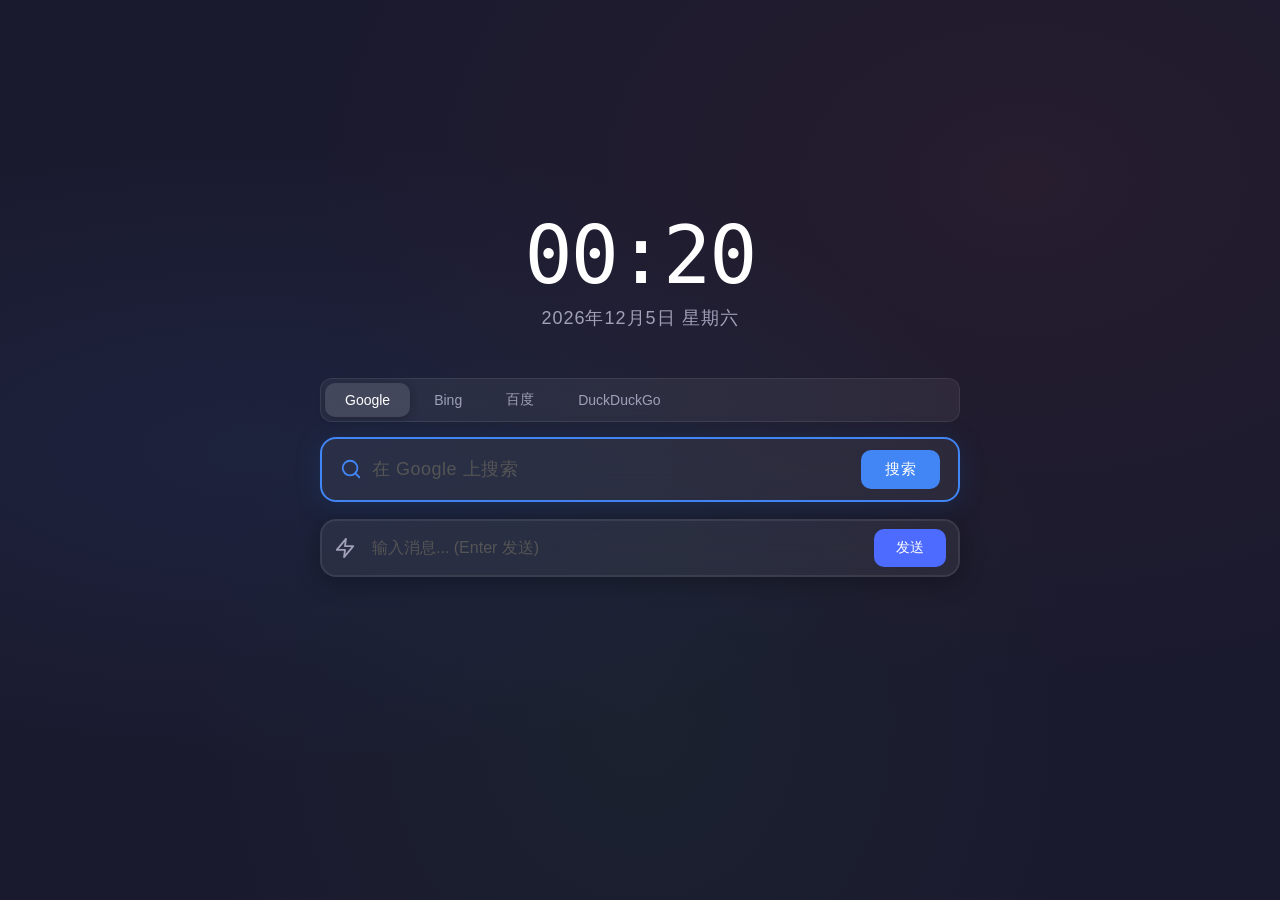
<file: index.html>
<!DOCTYPE html>
<html lang="zh-CN">
<head>
  <meta charset="UTF-8">
  <meta name="viewport" content="width=device-width, initial-scale=1.0">
  <title>WW</title>
  <link rel="icon" href="static/图标.png" type="image/x-icon">
  <link rel="stylesheet" href="css/style.css">
</head>
<body>

  <!-- 主内容区域 -->
  <div class="main-content">
    <!-- 居中内容组 -->
    <div class="center-group">
      <!-- 时钟 -->
      <div class="clock-section">
      <div class="time" id="time">00:00</div>
      <div class="date" id="date">2026年1月1日 星期四</div>
    </div>

    <!-- 搜索区域 -->
    <div class="search-container">
      <!-- 搜索引擎切换 -->
      <div class="engine-tabs">
        <button class="engine-tab active" data-engine="google">Google</button>
        <button class="engine-tab" data-engine="bing">Bing</button>
        <button class="engine-tab" data-engine="baidu">百度</button>
        <button class="engine-tab" data-engine="duckduckgo">DuckDuckGo</button>
      </div>

      <!-- 搜索框 -->
      <div style="position: relative;">
        <div class="search-wrapper">
          <div class="search-inner">
            <svg class="search-icon" viewBox="0 0 24 24" fill="none" stroke="currentColor" stroke-width="2" stroke-linecap="round" stroke-linejoin="round">
              <circle cx="11" cy="11" r="8"/>
              <path d="m21 21-4.35-4.35"/>
            </svg>
            <input
              type="text"
              id="search-input"
              placeholder="在 Google 上搜索"
              autofocus
              autocomplete="off"
            >
            <div class="search-actions">
              <button class="clear-btn" id="clear-btn" title="清空">✕</button>
              <button class="search-btn" id="search-btn">搜索</button>
            </div>
          </div>
        </div>

        <!-- 搜索建议 -->
        <div class="suggestions" id="suggestions"></div>
      </div>
    </div>

    <!-- AI 输入框（搜索框下方） -->
    <div class="chat-input-container">
      <div class="chat-input-area">
        <svg class="chat-icon" viewBox="0 0 24 24" fill="none" stroke="currentColor" stroke-width="2" stroke-linecap="round" stroke-linejoin="round">
          <polygon points="13 2 3 14 12 14 11 22 21 10 12 10 13 2"/>
        </svg>
        <input
          type="text"
          id="chat-input"
          placeholder="输入消息... (Enter 发送)"
          autocomplete="off"
        >
        <button class="chat-send-btn" id="chat-send-btn">发送</button>
      </div>
    </div>
    </div>
    <!-- 页脚 -->
    <!-- <div class="footer">按下 Enter 快速搜索 · Google 默认搜索引擎</div> -->
  </div>

  <!-- DeepSeek AI 聊天（右侧栏） -->
  <div class="deepseek-section" id="deepseek-section">
    <div class="deepseek-header">
      <span>💠 AI 助手</span>
    </div>
    <div class="deepseek-body">
      <div class="chat-messages" id="chat-messages">
        <div class="chat-empty">输入问题，开始对话</div>
      </div>
      <div class="chat-status" id="chat-status">就绪</div>
    </div>
  </div>

  <!-- JavaScript -->
  <script src="js/clock.js"></script>
  <script src="js/search.js"></script>

  <script src="js/chat.js"></script>
</body>
</html>
</file>
<file: css/style.css>
* {
  margin: 0;
  padding: 0;
  box-sizing: border-box;
}

:root {
  --bg: #1a1a2e;
  --card-bg: rgba(255, 255, 255, 0.06);
  --card-hover: rgba(255, 255, 255, 0.12);
  --text: #e0e0e0;
  --text-secondary: #a0a0b8;
  --accent: #4285f4;
  --accent-hover: #5a9bf6;
  --border: rgba(255, 255, 255, 0.08);
  --shadow: 0 4px 24px rgba(0, 0, 0, 0.3);
}

body {
  font-family: -apple-system, BlinkMacSystemFont, "Segoe UI", "PingFang SC", "Microsoft YaHei", sans-serif;
  background: var(--bg);
  background-image:
    radial-gradient(ellipse at 20% 50%, rgba(66, 133, 244, 0.08) 0%, transparent 50%),
    radial-gradient(ellipse at 80% 20%, rgba(234, 67, 53, 0.06) 0%, transparent 50%),
    radial-gradient(ellipse at 50% 80%, rgba(52, 168, 83, 0.05) 0%, transparent 50%);
  color: var(--text);
  min-height: 100vh;
  display: flex;
  flex-direction: row;
  align-items: stretch;
  overflow-x: hidden;
}

/* ===== 主内容区域 ===== */
.main-content {
  flex: 1;
  display: flex;
  flex-direction: column;
  align-items: center;
  padding: 40px 20px;
  min-width: 0;
}

.center-group {
  flex: 1;
  display: flex;
  flex-direction: column;
  align-items: center;
  justify-content: center;
  width: 100%;
  padding-bottom: 12vh;
}

/* ===== 时钟 ===== */
.clock-section {
  text-align: center;
  margin-bottom: 48px;
}

.time {
  font-size: 80px;
  font-weight: 200;
  letter-spacing: -2px;
  color: #ffffff;
  line-height: 1;
  font-variant-numeric: tabular-nums;
  font-family: "SF Mono", "JetBrains Mono", "Cascadia Code", "Consolas", monospace;
}

.date {
  font-size: 18px;
  color: var(--text-secondary);
  margin-top: 10px;
  letter-spacing: 1px;
}

/* ===== 搜索引擎切换 ===== */
.engine-tabs {
  display: flex;
  gap: 4px;
  margin-bottom: 16px;
  background: var(--card-bg);
  border-radius: 12px;
  padding: 4px;
  backdrop-filter: blur(20px);
  border: 1px solid var(--border);
}

.engine-tab {
  padding: 8px 20px;
  border-radius: 10px;
  cursor: pointer;
  font-size: 14px;
  font-weight: 500;
  color: var(--text-secondary);
  transition: all 0.25s ease;
  border: none;
  background: transparent;
  white-space: nowrap;
}

.engine-tab:hover {
  color: #fff;
  background: rgba(255, 255, 255, 0.06);
}

.engine-tab.active {
  background: rgba(255, 255, 255, 0.12);
  color: #fff;
  box-shadow: 0 2px 8px rgba(0, 0, 0, 0.2);
}

/* ===== 搜索框 ===== */
.search-container {
  width: 100%;
  max-width: 640px;
  margin: 0 auto;
}

.search-wrapper {
  position: relative;
  background: var(--card-bg);
  backdrop-filter: blur(20px);
  border: 2px solid var(--border);
  border-radius: 16px;
  padding: 6px;
  transition: all 0.3s ease;
  box-shadow: var(--shadow);
}

.search-wrapper:focus-within {
  border-color: var(--accent);
  box-shadow: 0 4px 24px rgba(66, 133, 244, 0.2), var(--shadow);
  transform: translateY(-1px);
}

.search-inner {
  display: flex;
  align-items: center;
  gap: 10px;
  padding: 0 12px;
}

.search-icon {
  width: 22px;
  height: 22px;
  color: var(--text-secondary);
  flex-shrink: 0;
  transition: color 0.3s ease;
}

.search-wrapper:focus-within .search-icon {
  color: var(--accent);
}

#search-input {
  flex: 1;
  background: transparent;
  border: none;
  outline: none;
  color: #fff;
  font-size: 18px;
  padding: 14px 0;
  letter-spacing: 0.5px;
}

#search-input::placeholder {
  color: #555;
}

.search-actions {
  display: flex;
  align-items: center;
  gap: 6px;
  flex-shrink: 0;
}

.clear-btn {
  width: 28px;
  height: 28px;
  border-radius: 50%;
  border: none;
  background: rgba(255, 255, 255, 0.1);
  color: var(--text-secondary);
  cursor: pointer;
  font-size: 14px;
  display: flex;
  align-items: center;
  justify-content: center;
  opacity: 0;
  transition: all 0.2s ease;
  pointer-events: none;
}

.clear-btn.visible {
  opacity: 1;
  pointer-events: auto;
}

.clear-btn:hover {
  background: rgba(255, 255, 255, 0.2);
  color: #fff;
}

.search-btn {
  padding: 10px 24px;
  border-radius: 10px;
  border: none;
  background: var(--accent);
  color: #fff;
  font-size: 15px;
  font-weight: 500;
  cursor: pointer;
  transition: all 0.25s ease;
  letter-spacing: 0.5px;
}

.search-btn:hover {
  background: var(--accent-hover);
  transform: translateY(-1px);
  box-shadow: 0 4px 16px rgba(66, 133, 244, 0.3);
}

.search-btn:active {
  transform: translateY(0);
}

/* ===== AI 输入框（搜索框下方） ===== */
.chat-input-container {
  width: 100%;
  max-width: 640px;
  margin: 16px auto 0;
}

.chat-input-container .chat-input-area {
  display: flex;
  align-items: center;
  gap: 8px;
  padding: 6px 12px;
  background: var(--card-bg);
  backdrop-filter: blur(20px);
  border: 2px solid var(--border);
  border-radius: 16px;
  transition: all 0.3s ease;
  box-shadow: var(--shadow);
}

.chat-icon {
  width: 22px;
  height: 22px;
  color: var(--text-secondary);
  flex-shrink: 0;
  transition: color 0.3s ease;
}

.chat-input-container .chat-input-area:focus-within .chat-icon {
  color: #4d6bfe;
}

.chat-input-container .chat-input-area:focus-within {
  border-color: var(--accent);
  box-shadow: 0 4px 24px rgba(66, 133, 244, 0.2), var(--shadow);
  transform: translateY(-1px);
}

.chat-input-container .chat-input-area input {
  flex: 1;
  background: transparent;
  border: none;
  outline: none;
  color: #fff;
  font-size: 16px;
  padding: 12px 8px;
}

.chat-input-container .chat-input-area input::placeholder {
  color: #555;
}

.chat-input-container .chat-send-btn {
  padding: 10px 22px;
  border-radius: 10px;
  border: none;
  background: #4d6bfe;
  color: #fff;
  font-size: 14px;
  font-weight: 500;
  cursor: pointer;
  transition: all 0.2s ease;
  white-space: nowrap;
}

.chat-input-container .chat-send-btn:hover {
  background: #5e7aff;
  transform: translateY(-1px);
}

.chat-input-container .chat-send-btn:disabled {
  opacity: 0.4;
  cursor: not-allowed;
  transform: none;
}

/* ===== 搜索建议 ===== */
.suggestions {
  position: absolute;
  top: calc(100% + 8px);
  left: 0;
  right: 0;
  background: rgba(30, 30, 50, 0.98);
  backdrop-filter: blur(20px);
  border-radius: 14px;
  border: 1px solid var(--border);
  overflow: hidden;
  display: none;
  z-index: 100;
  box-shadow: 0 8px 32px rgba(0, 0, 0, 0.4);
}

.suggestions.show {
  display: block;
}

.suggestion-item {
  display: flex;
  align-items: center;
  gap: 12px;
  padding: 12px 20px;
  cursor: pointer;
  transition: background 0.15s ease;
  font-size: 15px;
  color: var(--text);
}

.suggestion-item:hover,
.suggestion-item.active {
  background: rgba(255, 255, 255, 0.08);
}

.suggestion-item .sug-icon {
  width: 16px;
  height: 16px;
  color: var(--text-secondary);
  flex-shrink: 0;
}

.suggestion-item .sug-text {
  flex: 1;
  overflow: hidden;
  text-overflow: ellipsis;
  white-space: nowrap;
}

/* ===== DeepSeek 聊天面板（右侧栏） ===== */
.deepseek-section {
  width: 480px;
  min-width: 480px;
  height: 100vh;
  display: none;
  flex-direction: column;
  background: var(--card-bg);
  backdrop-filter: blur(20px);
  border-left: 1px solid var(--border);
  overflow: hidden;
}

.deepseek-section.visible {
  display: flex;
}

.deepseek-header {
  display: flex;
  align-items: center;
  padding: 16px 20px;
  font-size: 15px;
  font-weight: 500;
  color: var(--text);
  flex-shrink: 0;
  border-bottom: 1px solid var(--border);
}

.deepseek-header .toggle-icon {
  display: none;
}

.deepseek-body {
  flex: 1;
  display: flex;
  flex-direction: column;
  overflow: hidden;
}

/* 消息区域 */
.chat-messages {
  flex: 1;
  overflow-y: auto;
  padding: 16px 20px;
  display: flex;
  flex-direction: column;
  gap: 14px;
  border-top: 1px solid var(--border);
  scroll-behavior: smooth;
}

.chat-messages::-webkit-scrollbar {
  width: 4px;
}

.chat-messages::-webkit-scrollbar-thumb {
  background: rgba(255, 255, 255, 0.1);
  border-radius: 2px;
}

.chat-empty {
  flex: 1;
  display: flex;
  align-items: center;
  justify-content: center;
  color: var(--text-secondary);
  font-size: 14px;
  opacity: 0.6;
}

/* 消息气泡 */
.chat-msg {
  display: flex;
  gap: 10px;
  max-width: 90%;
  animation: msgIn 0.25s ease;
}

@keyframes msgIn {
  from { opacity: 0; transform: translateY(8px); }
  to   { opacity: 1; transform: translateY(0); }
}

.chat-msg.user {
  align-self: flex-end;
  flex-direction: row-reverse;
}

.chat-msg .msg-avatar {
  width: 32px;
  height: 32px;
  border-radius: 10px;
  display: flex;
  align-items: center;
  justify-content: center;
  font-size: 16px;
  flex-shrink: 0;
}

.chat-msg.user .msg-avatar {
  background: var(--accent);
}

.chat-msg.ai .msg-avatar {
  background: #4d6bfe;
}

.chat-msg .msg-bubble {
  padding: 8px 14px;
  border-radius: 14px;
  font-size: 12px;
  line-height: 1.45;
  color: var(--text);
  word-break: break-word;
  white-space: pre-wrap;
}

.chat-msg.user .msg-bubble {
  background: rgba(66, 133, 244, 0.2);
  border-bottom-right-radius: 4px;
}

.chat-msg.ai .msg-bubble {
  background: rgba(255, 255, 255, 0.08);
  border-bottom-left-radius: 4px;
}

/* 打字指示器 */
.typing-dots {
  display: flex;
  gap: 4px;
  padding: 4px 0;
}

.typing-dots span {
  width: 6px;
  height: 6px;
  border-radius: 50%;
  background: var(--text-secondary);
  animation: bounce 1.2s infinite;
}

.typing-dots span:nth-child(2) { animation-delay: 0.2s; }
.typing-dots span:nth-child(3) { animation-delay: 0.4s; }

@keyframes bounce {
  0%, 60%, 100% { transform: translateY(0); }
  30% { transform: translateY(-6px); }
}

.chat-status {
  font-size: 11px;
  color: var(--text-secondary);
  text-align: center;
  padding: 4px;
  border-top: 1px solid var(--border);
}

/* ===== 代码块样式 ===== */
.code-block-wrapper {
  position: relative;
  margin: 10px 0;
  border-radius: 10px;
  background: rgba(0, 0, 0, 0.35);
  border: 1px solid rgba(255, 255, 255, 0.1);
  overflow: hidden;
}

.code-block-wrapper .code-toolbar {
  display: flex;
  align-items: center;
  justify-content: space-between;
  padding: 6px 12px;
  background: rgba(255, 255, 255, 0.04);
  border-bottom: 1px solid rgba(255, 255, 255, 0.06);
}

.code-block-wrapper .code-lang {
  font-size: 11px;
  color: var(--text-secondary);
  text-transform: uppercase;
  letter-spacing: 0.5px;
}

.code-block-wrapper .copy-btn {
  padding: 3px 10px;
  font-size: 11px;
  color: var(--text-secondary);
  background: rgba(255, 255, 255, 0.08);
  border: 1px solid rgba(255, 255, 255, 0.12);
  border-radius: 5px;
  cursor: pointer;
  transition: all 0.2s;
}

.code-block-wrapper .copy-btn:hover {
  color: #fff;
  background: rgba(255, 255, 255, 0.15);
  border-color: rgba(255, 255, 255, 0.25);
}

.code-block-wrapper .copy-btn.copied {
  color: #4ade80;
  border-color: rgba(74, 222, 128, 0.4);
  background: rgba(74, 222, 128, 0.1);
}

.code-block-wrapper pre {
  margin: 0;
  padding: 14px 16px;
  overflow-x: auto;
  font-family: 'Cascadia Code', 'Fira Code', 'JetBrains Mono', 'Consolas', monospace;
  font-size: 11px;
  line-height: 1.4;
  color: #e2e8f0;
  white-space: pre;
  tab-size: 4;
}

.code-block-wrapper pre::-webkit-scrollbar {
  height: 3px;
}

.code-block-wrapper pre::-webkit-scrollbar-thumb {
  background: rgba(255, 255, 255, 0.12);
  border-radius: 2px;
}

.inline-code {
  padding: 2px 6px;
  border-radius: 4px;
  background: rgba(0, 0, 0, 0.3);
  border: 1px solid rgba(255, 255, 255, 0.1);
  font-family: 'Cascadia Code', 'Fira Code', 'JetBrains Mono', 'Consolas', monospace;
  font-size: 0.9em;
  color: #f1c40f;
  white-space: pre-wrap;
  word-break: break-all;
}

/* ===== 页脚 ===== */
.footer {
  margin-top: auto;
  padding-top: 20px;
  font-size: 12px;
  color: rgba(255, 255, 255, 0.2);
  text-align: center;
}

/* ===== 响应式 ===== */
@media (max-width: 900px) {
  body {
    flex-direction: column;
  }

  .main-content {
    flex: 1;
    padding: 24px 16px;
  }

  .deepseek-section {
    width: 100%;
    min-width: 100%;
    height: 420px;
    border-left: none;
    border-top: 1px solid var(--border);
  }
}

@media (max-width: 600px) {
  .time {
    font-size: 48px;
  }

  .search-container {
    max-width: 92vw;
  }

  #search-input {
    font-size: 16px;
    padding: 10px 0;
  }

  .search-btn {
    padding: 8px 16px;
    font-size: 13px;
  }

  .engine-tab {
    padding: 6px 12px;
    font-size: 12px;
  }

  .chat-input-container {
    max-width: 92vw;
  }

  .chat-input-container .chat-input-area input {
    font-size: 14px;
    padding: 10px 8px;
  }

  .chat-input-container .chat-send-btn {
    padding: 8px 16px;
    font-size: 13px;
  }

  .clock-section {
    margin-bottom: 32px;
  }

  .deepseek-section {
    height: 360px;
  }
}
</file>
